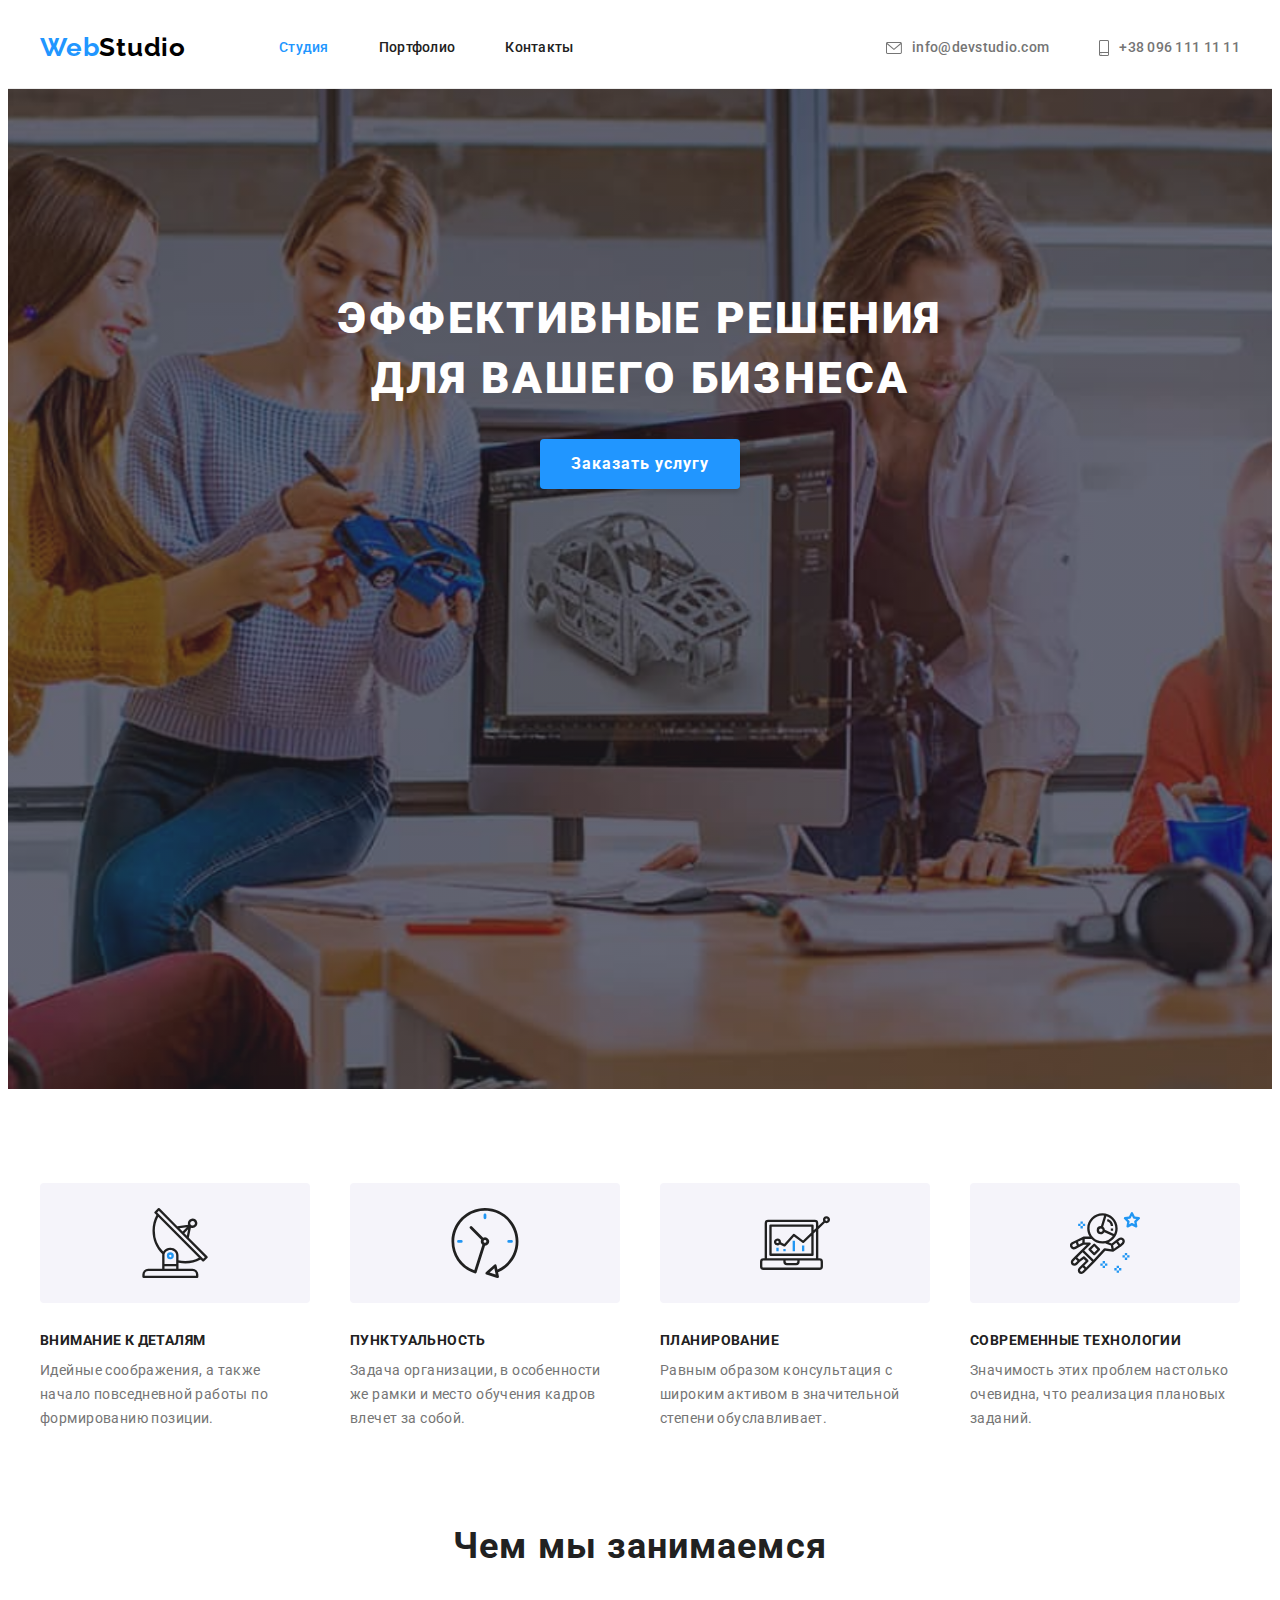
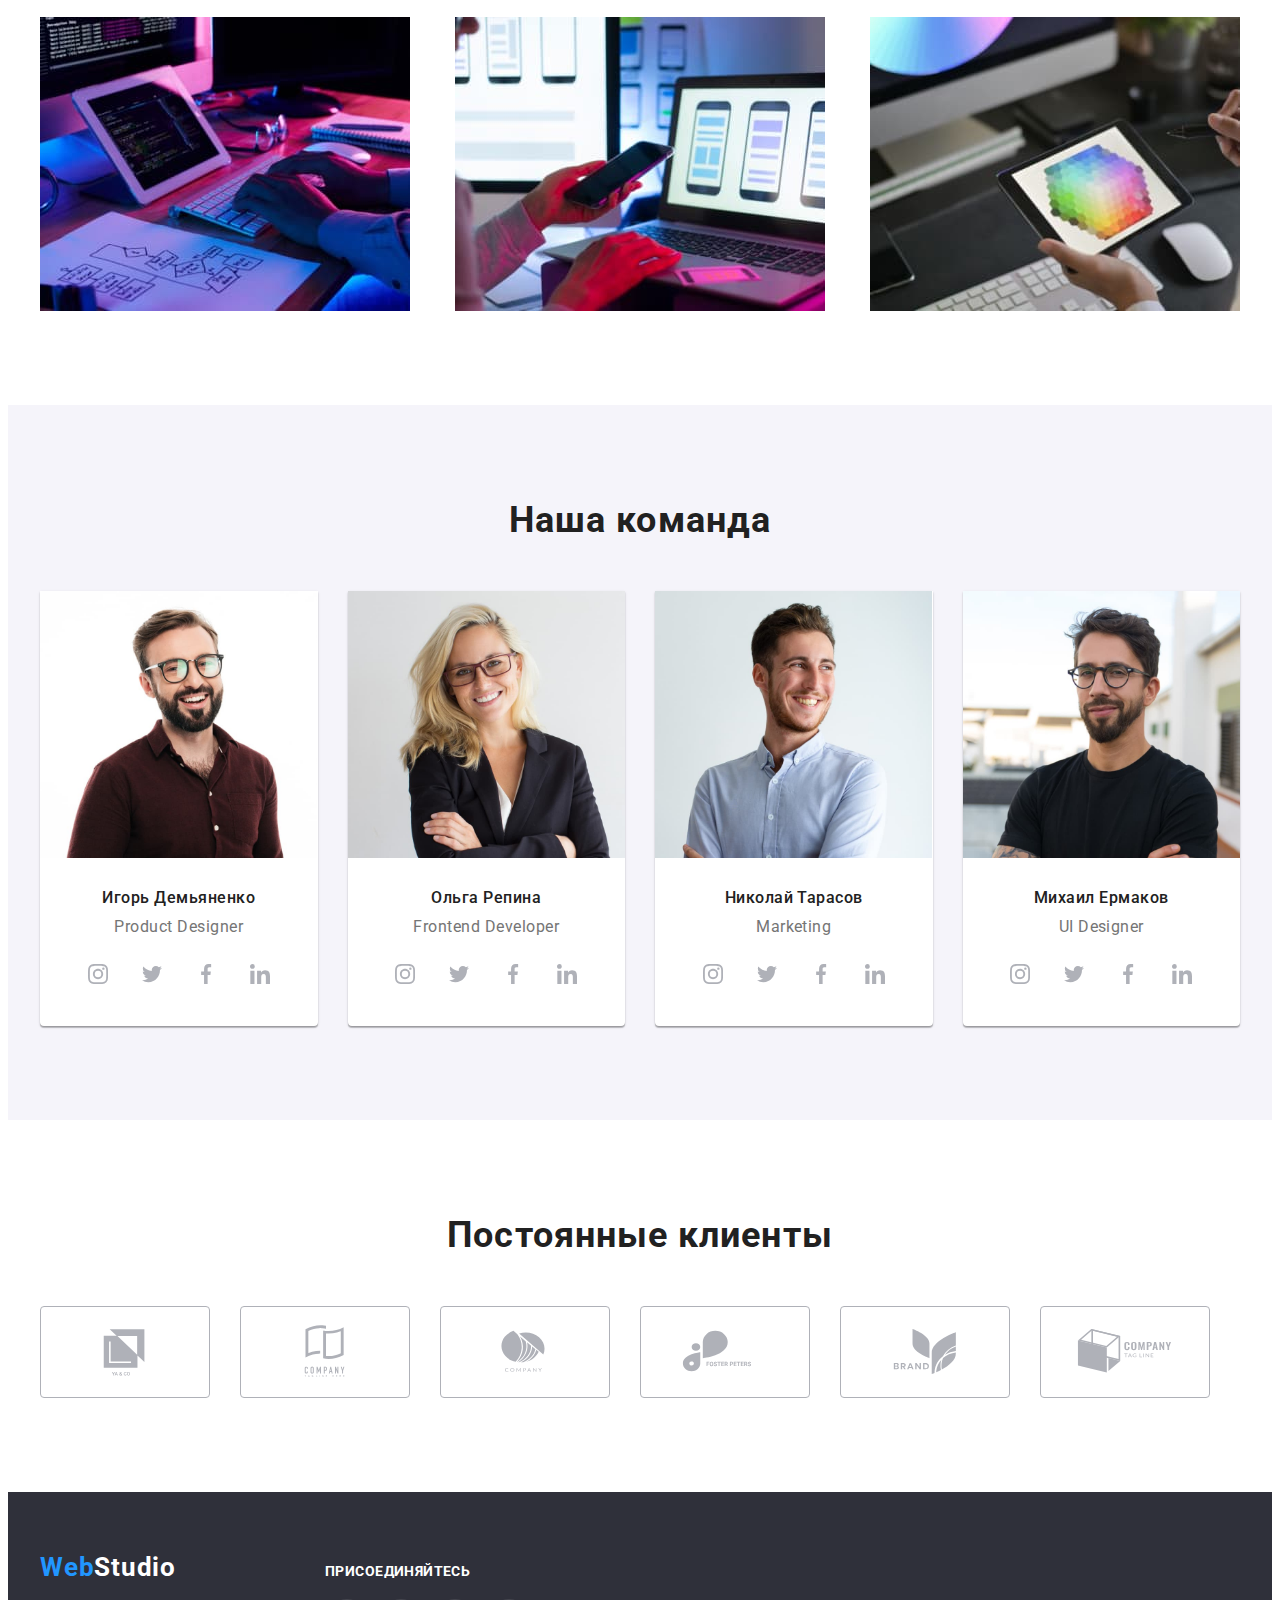
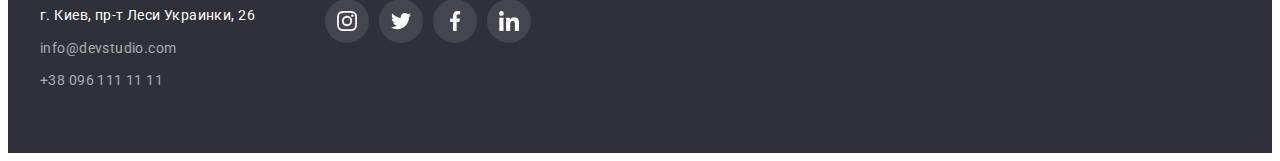
<file: index.html>
<!DOCTYPE html>
<html lang="ru">

<head>
  <meta charset="UTF-8" />
  <meta http-equiv="X-UA-Compatible" content="IE=edge" />
  <meta name="viewport" content="width=device-width, initial-scale=1.0" />
  <title>Web Studio</title>

  <link rel="preconnect" href="https://fonts.googleapis.com">
  <link rel="preconnect" href="https://fonts.gstatic.com" crossorigin>
  <link href="https://fonts.googleapis.com/css2?family=Raleway:wght@700&family=Roboto:wght@400;500;700;900&display=swap"
    rel="stylesheet">

  <link rel="stylesheet" href="https://cdnjs.cloudflare.com/ajax/libs/modern-normalize/1.1.0/modern-normalize.min.css"
    integrity="sha512-wpPYUAdjBVSE4KJnH1VR1HeZfpl1ub8YT/NKx4PuQ5NmX2tKuGu6U/JRp5y+Y8XG2tV+wKQpNHVUX03MfMFn9Q=="
    crossorigin="anonymous" referrerpolicy="no-referrer" />

  <link rel="stylesheet" href="./css/styles.css">
</head>

<body>
  <!--Шапка-->
  <header class="header">
    <div class="container main-nav">
      <nav class="header-nav">
        <a href="./index.html" lang="en" class="logo"><span>Web</span>Studio</a>
        <ul class="site-nav list">
          <li class="item"><a href="./index.html" class="link current">Студия</a></li>
          <li class="item"><a href="./portfolio.html" class="link">Портфолио</a></li>
          <li class="item"><a href="" class="link">Контакты</a></li>
        </ul>
      </nav>
      <ul class="contact-nav list">
        <li class="item"><a href="mailto:info@devstudio.com" class="link"><svg class="icon-envelope">
              <use href="./images/icons.svg#icon-envelope"></use>
            </svg>info@devstudio.com</a></li>
        <li class="item"><a href="tel:+380961111111" class="link"><svg class="icon-smartphone">
              <use href="./images/icons.svg#icon-smartphone"></use>
            </svg>+38 096 111 11 11</a></li>
      </ul>
    </div>
  </header>
  <!--Банер-->
  <main>
    <section class="hero section">
      <div class="container">
        <h1 class="hero-title">Эффективные решения для вашего бизнеса</h1>
        <button type="button" class="button">Заказать услугу</button>
      </div>
    </section>
    <!--Особенности-->
    <section class="section">
      <div class="container">
        <h2 class="visually-hidden">Особенности</h2>
        <ul class="features list">
          <li class="item">
            <div class="feature-div"><svg class="icon-features">
                <use href="./images/icons.svg#icon-antenna"></use>
              </svg></div>
            <h3 class="title">Внимание к деталям</h3>
            <p class="text">
              Идейные соображения, а также начало повседневной работы по
              формированию позиции.
            </p>
          </li>
          <li class="item">
            <div class="feature-div"><svg class="icon-features">
                <use href="./images/icons.svg#icon-clock"></use>
              </svg></div>
            <h3 class="title">Пунктуальность</h3>
            <p class="text">
              Задача организации, в особенности же рамки и место обучения кадров
              влечет за собой.
            </p>
          </li>
          <li class="item">
            <div class="feature-div"><svg class="icon-features">
                <use href="./images/icons.svg#icon-diagram"></use>
              </svg></div>
            <h3 class="title">Планирование</h3>
            <p class="text">
              Равным образом консультация с широким активом в значительной
              степени обуславливает.
            </p>
          </li>
          <li class="item">
            <div class="feature-div"><svg class="icon-features">
                <use href="./images/icons.svg#icon-astronaut"></use>
              </svg></div>
            <h3 class="title">Современные технологии</h3>
            <p class="text">
              Значимость этих проблем настолько очевидна, что реализация
              плановых заданий.
            </p>
          </li>
        </ul>
      </div>
    </section>
    <!--Чем мы занимаемся-->
    <section class="section-work section">
      <div class="container">
        <h2 class="section-title">Чем мы занимаемся</h2>
        <ul class="work-list list">
          <li>
            <a href=""><img src="./images/computer.jpg" alt="Написание кода" width="370" /></a>
          </li>
          <li>
            <a href=""><img src="./images/computer2.jpg" alt="Сайт под мобильный телефон" width="370" /></a>
          </li>
          <li>
            <a href=""><img src="./images/computer3.jpg" alt="Палитра цветов" width="370" /></a>
          </li>
        </ul>
      </div>
    </section>
    <!--Наша команда-->
    <section class="section-team section">
      <div class="container">
        <h2 class="section-title">Наша команда</h2>
        <ul class="team-list list">
          <li class="item">
            <img src="./images/ihor.jpg" alt="Игорь Product Designer" />
            <div class="team-card">
              <h3 class="name">Игорь Демьяненко</h3>
              <p lang="en">Product Designer</p>

              <ul class="social-list list">
                <li class="social-item"> <a href="" class="social-link link"><svg class="social-icon">
                      <use href="./images/icons.svg#icon-instagram"></use>
                    </svg></a></li>
                <li class="social-item"><a href="" class="social-link link"><svg class="social-icon">
                      <use href="./images/icons.svg#icon-twitter"></use>
                    </svg></a></li>
                <li class="social-item"> <a href="" class="social-link link"><svg class="social-icon">
                      <use href="./images/icons.svg#icon-facebook"></use>
                    </svg></a></li>
                <li class="social-item"><a href="" class="social-link link"><svg class="social-icon">
                      <use href="./images/icons.svg#icon-linkedin"></use>
                    </svg></a></li>
              </ul>
            </div>
          </li>
          <li class="item">
            <img src="./images/olga.jpg" alt="Ольга Frontend Developer" />
            <div class="team-card">
              <h3 class="name">Ольга Репина</h3>
              <p lang="en">Frontend Developer</p>

              <ul class="social-list list">
                <li class="social-item"> <a href="" class="social-link link"><svg class="social-icon">
                      <use href="./images/icons.svg#icon-instagram"></use>
                    </svg></a></li>
                <li class="social-item"><a href="" class="social-link link"><svg class="social-icon">
                      <use href="./images/icons.svg#icon-twitter"></use>
                    </svg></a></li>
                <li class="social-item"> <a href="" class="social-link link"><svg class="social-icon">
                      <use href="./images/icons.svg#icon-facebook"></use>
                    </svg></a></li>
                <li class="social-item"><a href="" class="social-link link"><svg class="social-icon">
                      <use href="./images/icons.svg#icon-linkedin"></use>
                    </svg></a></li>
              </ul>
            </div>
          </li>
          </li>
          <li class="item">
            <img src="./images/nikolai.jpg" alt="Николай Marketing" />
            <div class="team-card">
              <h3 class="name">Николай Тарасов</h3>
              <p lang="en">Marketing</p>

              <ul class="social-list list">
                <li class="social-item"> <a href="" class="social-link link"><svg class="social-icon">
                      <use href="./images/icons.svg#icon-instagram"></use>
                    </svg></a></li>
                <li class="social-item"><a href="" class="social-link link"><svg class="social-icon">
                      <use href="./images/icons.svg#icon-twitter"></use>
                    </svg></a></li>
                <li class="social-item"> <a href="" class="social-link link"><svg class="social-icon">
                      <use href="./images/icons.svg#icon-facebook"></use>
                    </svg></a></li>
                <li class="social-item"><a href="" class="social-link link"><svg class="social-icon">
                      <use href="./images/icons.svg#icon-linkedin"></use>
                    </svg></a></li>
              </ul>
            </div>
          </li>
          <li class="item">
            <img src="./images/mihail.jpg" alt="Михаил UI Designer" />
            <div class="team-card">
              <h3 class="name">Михаил Ермаков</h3>
              <p lang="en">UI Designer</p>

              <ul class="social-list list">
                <li class="social-item"> <a href="" class="social-link link"><svg class="social-icon">
                      <use href="./images/icons.svg#icon-instagram"></use>
                    </svg></a></li>
                <li class="social-item"><a href="" class="social-link link"><svg class="social-icon">
                      <use href="./images/icons.svg#icon-twitter"></use>
                    </svg></a></li>
                <li class="social-item"> <a href="" class="social-link link"><svg class="social-icon">
                      <use href="./images/icons.svg#icon-facebook"></use>
                    </svg></a></li>
                <li class="social-item"><a href="" class="social-link link"><svg class="social-icon">
                      <use href="./images/icons.svg#icon-linkedin"></use>
                    </svg></a></li>
              </ul>
            </div>
          </li>
        </ul>
      </div>
    </section>
    <!-- Clients -->
    <section class="section">
      <div class="container">
        <h2 class="section-title">Постоянные клиенты</h2>
        <ul class="clients-list list">
          <li class="clients-item"> <a href="" class="clients-link link"><svg class="clients-icon">
                <use href="./images/icons.svg#icon-Logo1"></use>
              </svg></a></li>
          <li class="clients-item"><a href="" class="clients-link link"><svg class="clients-icon">
                <use href="./images/icons.svg#icon-Logo2"></use>
              </svg></a></li>
          <li class="clients-item"> <a href="" class="clients-link link"><svg class="clients-icon">
                <use href="./images/icons.svg#icon-Logo3"></use>
              </svg></a></li>
          <li class="clients-item"><a href="" class="clients-link link"><svg class="clients-icon">
                <use href="./images/icons.svg#icon-Logo4"></use>
              </svg></a></li>
          <li class="clients-item"> <a href="" class="clients-link link"><svg class="clients-icon">
                <use href="./images/icons.svg#icon-Logo5"></use>
              </svg></a></li>
          <li class="clients-item"><a href="" class="clients-link link"><svg class="clients-icon">
                <use href="./images/icons.svg#icon-Logo6"></use>
              </svg></a></li>
        </ul>
      </div>
    </section>
  </main>
  <!--Футер-->
  <footer class="footer">
    <div class="container footer-container">
      <div class="address-div">
        <a href="./index.html" lang="en" class="logo-footer"><span>Web</span>Studio</a>
        <address>
          <ul class="footer-list list">
            <li class="footer-item"><a href="https://goo.gl/maps/7bNs7U3kRPQ5HcKG6" target="_blank"
                class="link-adress">г.
                Киев, пр-т Леси
                Украинки,
                26</a></li>
            <li class="footer-item"><a href="mailto:info@devstudio.com" class="link-contact">info@devstudio.com</a></li>
            <li class="footer-item"><a href="tel:+380961111111" class="link-contact">+38 096 111 11 11</a></li>
          </ul>
        </address>
      </div>
      <div>
        <p class="join">присоединяйтесь</p>
        <ul class="social-list list">
          <li class="social-item"> <a href="" class="social-link footer-link link"><svg class="social-icon footer-icon">
                <use href="./images/icons.svg#icon-instagram"></use>
              </svg></a></li>
          <li class="social-item"><a href="" class="social-link footer-link link"><svg class="social-icon footer-icon">
                <use href="./images/icons.svg#icon-twitter"></use>
              </svg></a></li>
          <li class="social-item"> <a href="" class="social-link footer-link link"><svg class="social-icon footer-icon">
                <use href="./images/icons.svg#icon-facebook"></use>
              </svg></a></li>
          <li class="social-item"><a href="" class="social-link footer-link link"><svg class="social-icon footer-icon">
                <use href="./images/icons.svg#icon-linkedin"></use>
              </svg></a></li>
        </ul>
      </div>
    </div>
  </footer>
</body>

</html>
</file>
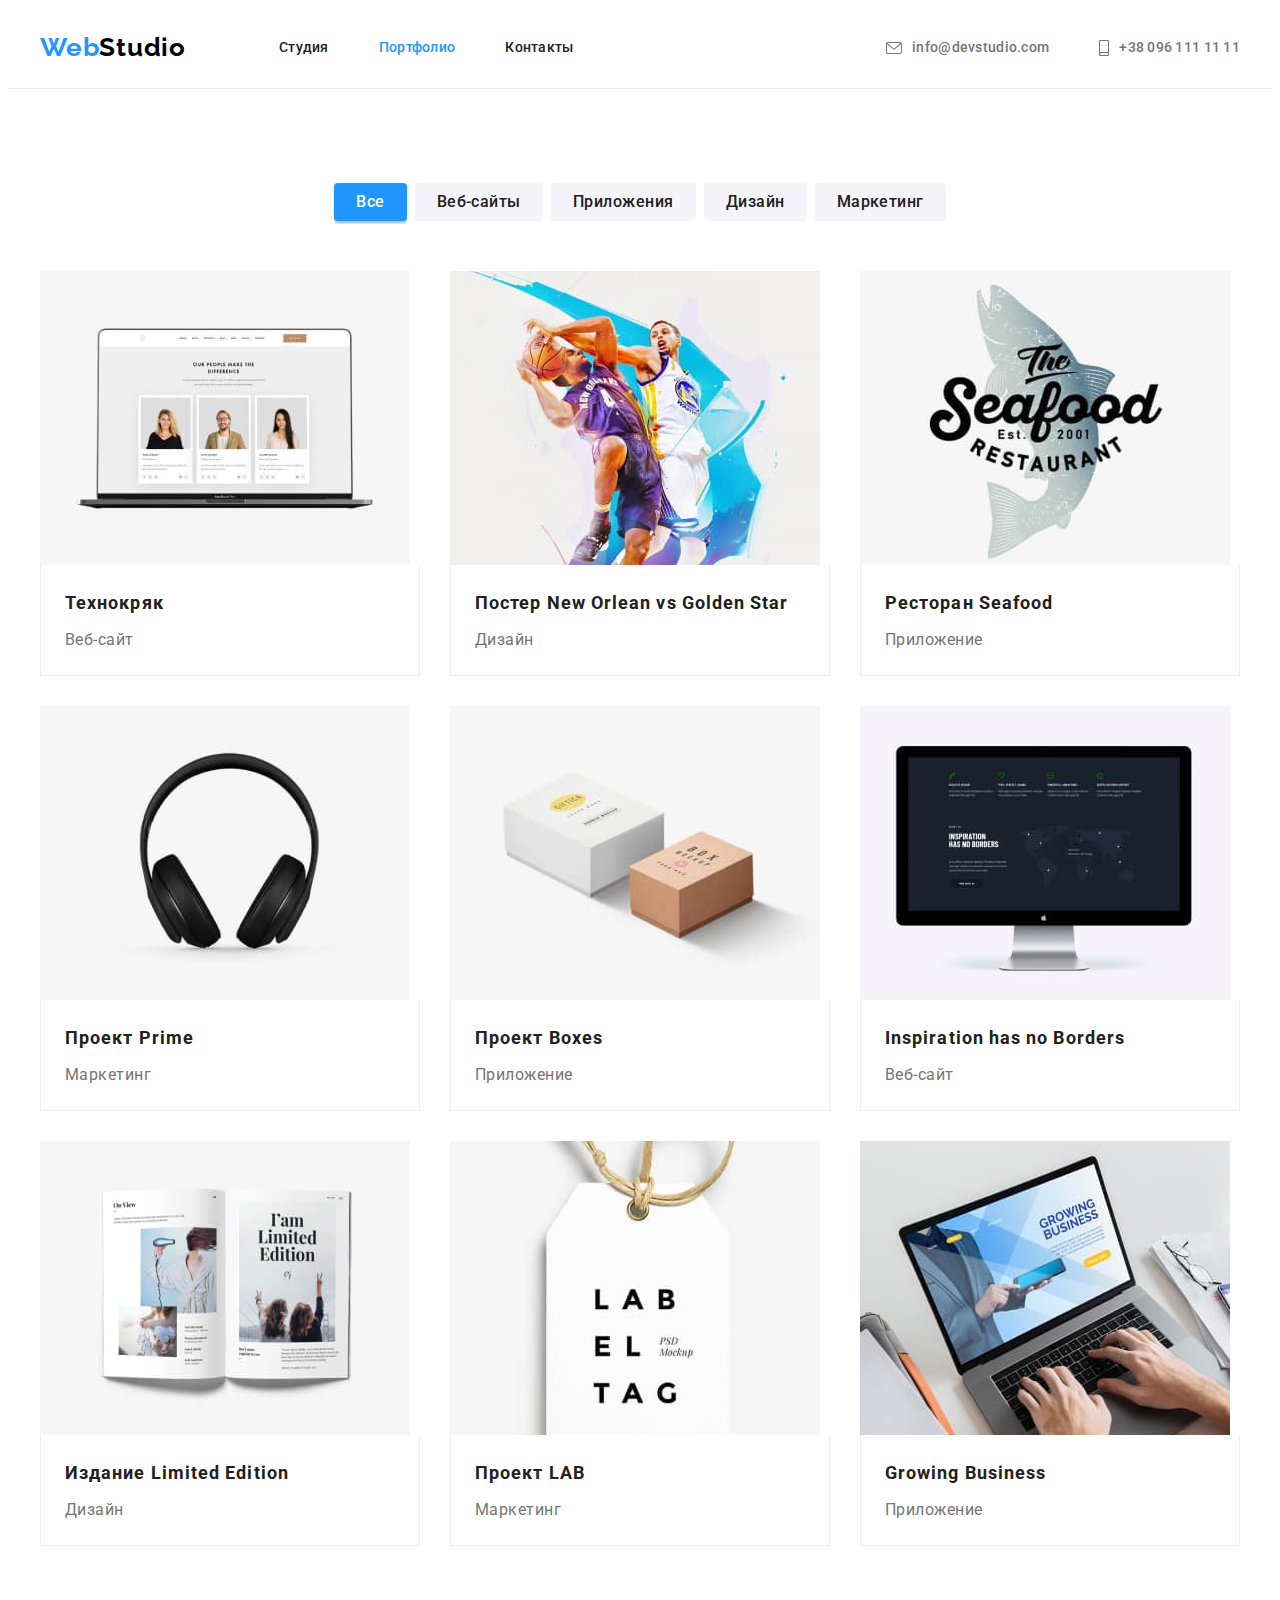
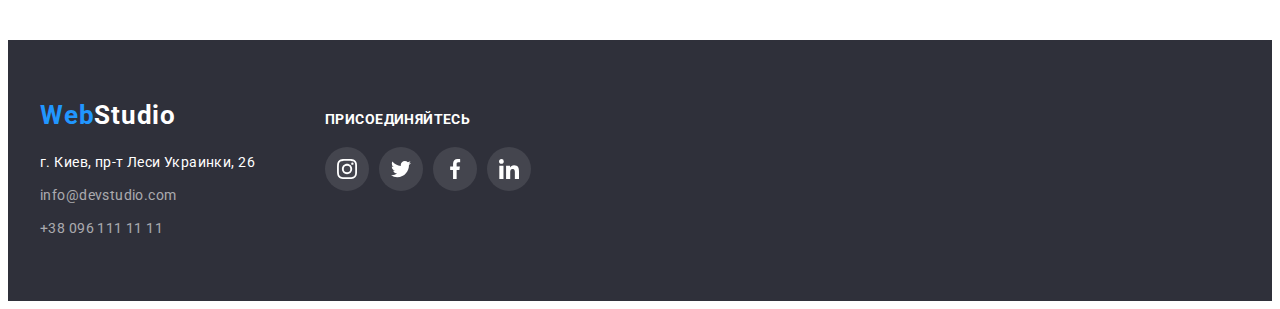
<file: portfolio.html>
<!DOCTYPE html>
<html lang="ru">

<head>
  <meta charset="UTF-8" />
  <meta http-equiv="X-UA-Compatible" content="IE=edge" />
  <meta name="viewport" content="width=device-width, initial-scale=1.0" />
  <title>Web Studio</title>
  <link rel="preconnect" href="https://fonts.googleapis.com">
  <link rel="preconnect" href="https://fonts.gstatic.com" crossorigin>
  <link href="https://fonts.googleapis.com/css2?family=Raleway:wght@700&family=Roboto:wght@400;500;700;900&display=swap"
    rel="stylesheet">

  <link rel="stylesheet" href="https://cdnjs.cloudflare.com/ajax/libs/modern-normalize/1.1.0/modern-normalize.min.css"
    integrity="sha512-wpPYUAdjBVSE4KJnH1VR1HeZfpl1ub8YT/NKx4PuQ5NmX2tKuGu6U/JRp5y+Y8XG2tV+wKQpNHVUX03MfMFn9Q=="
    crossorigin="anonymous" referrerpolicy="no-referrer" />

  <link rel="stylesheet" href="./css/styles.css" />
</head>

<body>
  <!--Шапка-->
  <header class="header">
    <div class="container main-nav">
      <nav class="header-nav">
        <a href="./index.html" lang="en" class="logo"><span>Web</span>Studio</a>
        <ul class="site-nav list">
          <li class="item"><a href="./index.html" class="link">Студия</a></li>
          <li class="item"><a href="./portfolio.html" class="link current">Портфолио</a></li>
          <li class="item"><a href="" class="link">Контакты</a></li>
        </ul>
      </nav>
      <ul class="contact-nav list">
        <li class="item"><a href="mailto:info@devstudio.com" class="link"><svg class="icon-envelope">
              <use href="./images/icons.svg#icon-envelope"></use>
            </svg>info@devstudio.com</a></li>
        <li class="item"><a href="tel:+380961111111" class="link"><svg class="icon-smartphone">
              <use href="./images/icons.svg#icon-smartphone"></use>
            </svg>+38 096 111 11 11</a></li>
      </ul>
    </div>
  </header>

  <main>
    <section class="section">
      <div class="container">
        <h1 class="visually-hidden">Портфолио</h1>

        <ul class="portfolio-nav list">
          <li class="item"><button type="button" class="button-portfolio current">Все</button></li>
          <li class="item"><button type="button" class="button-portfolio">Веб-сайты</button></li>
          <li class="item"><button type="button" class="button-portfolio">Приложения</button></li>
          <li class="item"><button type="button" class="button-portfolio">Дизайн</button></li>
          <li class="item"><button type="button" class="button-portfolio">Маркетинг</button></li>
        </ul>

        <ul class="portfolio list">
          <li class="portfolio-item"><a href="" class="card-link link">
              <img src="./images/tehno.jpg" alt="Ноутбук">
              <div class="card-content">
                <h2 class="portfolio-title">Технокряк</h2>
                <p>Веб-сайт</p>
              </div>
            </a>
          </li>
          <li class="portfolio-item"><a href="" class="card-link link">
              <img src="./images/poster.jpg" alt="Постер New Orlean vs Golden Star">
              <div class="card-content">
                <h2 class="portfolio-title">Постер New Orlean vs Golden Star</h2>
                <p>Дизайн</p>
              </div>
            </a>
          </li>
          <li class="portfolio-item"><a href="" class="card-link link">
              <img src="./images/seafood.jpg" alt="Логотип ресторана Seafood">
              <div class="card-content">
                <h2 class="portfolio-title">Ресторан Seafood</h2>
                <p>Приложение</p>
              </div>
            </a>
          </li>
          <li class="portfolio-item"><a href="" class="card-link link">
              <img src="./images/prime.jpg" alt="Наушники">
              <div class="card-content">
                <h2 class="portfolio-title">Проект Prime</h2>
                <p>Маркетинг</p>
              </div>
            </a>
          </li>
          <li class="portfolio-item">
            <a href="" class="card-link link">
              <img src="./images/boxes.jpg" alt="Две коробки">
              <div class="card-content">
                <h2 class="portfolio-title">Проект Boxes</h2>
                <p>Приложение</p>
              </div>
            </a>
          </li>

          <li class="portfolio-item">
            <a href="" class="card-link link">
              <img src="./images/insp.jpg" alt="Монитор">
              <div class="card-content">
                <h2 class="portfolio-title">Inspiration has no Borders</h2>
                <p>Веб-сайт</p>
              </div>
            </a>
          </li>

          <li class="portfolio-item">
            <a href="" class="card-link link">
              <img src="./images/limited-edition.jpg" alt="Издание Limited Edition">
              <div class="card-content">
                <h2 class="portfolio-title">Издание Limited Edition</h2>
                <p>Дизайн</p>
              </div>
            </a>
          </li>

          <li class="portfolio-item">
            <a href="" class="card-link link">
              <img src="./images/lab.jpg" alt="Логотип проекта LAВ">
              <div class="card-content">
                <h2 class="portfolio-title">Проект LAB</h2>
                <p>Маркетинг</p>
              </div>
            </a>
          </li>

          <li class="portfolio-item">
            <a href="" class="card-link link">
              <img src="./images/growing.jpg" alt="Работа за ноутбуком">
              <div class="card-content">
                <h2 class="portfolio-title">Growing Business</h2>
                <p>Приложение</p>
              </div>
            </a>
          </li>
        </ul>
      </div>
    </section>
  </main>

  <!--Футер-->
  <footer class="footer">
    <div class="container footer-container">
      <div class="address-div">
        <a href="./index.html" lang="en" class="logo-footer"><span>Web</span>Studio</a>
        <address>
          <ul class="footer-list list">
            <li class="footer-item"><a href="https://goo.gl/maps/7bNs7U3kRPQ5HcKG6" target="_blank"
                class="link-adress">г.
                Киев, пр-т Леси
                Украинки,
                26</a></li>
            <li class="footer-item"><a href="mailto:info@devstudio.com" class="link-contact">info@devstudio.com</a></li>
            <li class="footer-item"><a href="tel:+380961111111" class="link-contact">+38 096 111 11 11</a></li>
          </ul>
        </address>
      </div>
      <div>
        <p class="join">присоединяйтесь</p>
        <ul class="social-list list">
          <li class="social-item"> <a href="" class="social-link footer-link link"><svg class="social-icon footer-icon">
                <use href="./images/icons.svg#icon-instagram"></use>
              </svg></a></li>
          <li class="social-item"><a href="" class="social-link footer-link link"><svg class="social-icon footer-icon">
                <use href="./images/icons.svg#icon-twitter"></use>
              </svg></a></li>
          <li class="social-item"> <a href="" class="social-link footer-link link"><svg class="social-icon footer-icon">
                <use href="./images/icons.svg#icon-facebook"></use>
              </svg></a></li>
          <li class="social-item"><a href="" class="social-link footer-link link"><svg class="social-icon footer-icon">
                <use href="./images/icons.svg#icon-linkedin"></use>
              </svg></a></li>
        </ul>
      </div>
    </div>
  </footer>
</body>

</html>
</file>
<file: css/styles.css>
/* Фон background: #E5E5E5 */
/* фон блока background: #F5F4FA */
/* фон футера background: #2F303A */
/* цвет текста color: #757575;-светлый  #212121; #000000 #FFFFFF

*/
/* цвет ссылок футера color: rgba(255, 255, 255, 0.6); */
/* акцент color: #2196F */

:root {
  --primary-text-color: #757575;
  --title-text-color: #212121;
  --accent-color: #2196ff;
  --primary-white-color: #FFFFFF;
  --icon-color: #AFB1B8;
  --border-portfolio: 1px solid #EEEEEE;
  --section-padding: 94px;
  --card-set-gap: 30px;
  --card-shadow: 0px 1px 3px rgba(0, 0, 0, 0.12),
    0px 1px 1px rgba(0, 0, 0, 0.14),
    0px 2px 1px rgba(0, 0, 0, 0.2);
}

body {
  background-color: var(--primary-white-color);
  color: var(--primary-text-color);
  font-family: "Roboto", sans-serif;
}

/* Utilities */

img {
  display: block;
  max-width: 100%;
  height: auto;
}

.list {
  list-style: none;
  margin: 0;
  padding-left: 0;
}

.link {
  text-decoration: none;
  font-weight: 500;
  font-size: 14px;
  line-height: 1.14;
  letter-spacing: 0.02em;
}

.container {
  width: 1200px;
  padding-left: 15px;
  padding-right: 15px;
  margin-right: auto;
  margin-left: auto;
}

.section {
  padding-top: var(--section-padding);
  padding-bottom: var(--section-padding);
}


/* site nav */
.header {
  border-bottom: 1px solid #ECECEC;
}

.main-nav {
  display: flex;
  align-items: center;
}

.header-nav {
  display: flex;
  align-items: center;
}

.site-nav {
  margin-left: 93px;
}

.contact-nav {
  margin-left: auto;
}

.site-nav .link {
  display: block;
  padding-top: 32px;
  padding-bottom: 32px;

  color: var(--title-text-color);
}

.site-nav .link.current {
  color: var(--accent-color);
}

.contact-nav,
.site-nav {
  padding: 0;
  margin-bottom: 0;
  margin-top: 0;
  display: flex;
}


.site-nav .item:not(:last-child),
.contact-nav .item:not(:last-child) {
  margin-right: 50px;
}


.contact-nav .link {
  display: flex;
  padding-top: 32px;
  padding-bottom: 32px;
  align-items: center;

  color: var(--primary-text-color);
}


.contact-nav a:hover,
.contact-nav a:focus,
.site-nav a:hover,
.site-nav a:focus,
.footer .link:hover,
.footer .link:focus,
.link-contact:hover,
.link-contact:focus {
  color: var(--accent-color);
}

.icon-envelope {
  width: 16px;
  height: 12px;
  margin-right: 10px;
  fill: currentColor;
}

.icon-smartphone {
  width: 10px;
  height: 16px;
  margin-right: 10px;
  fill: currentColor;
}

/* Logo */

.logo {
  display: block;

  color: #000;
  font-family: "Raleway", sans-serif;
  font-weight: bold;
  font-size: 26px;
  line-height: 1.2;
  letter-spacing: 0.03em;
  text-decoration: none;
}

.logo>span {
  color: var(--accent-color);
}

/* Hero */

.hero {
  text-align: center;

  background-color: #2f303a;
  background-image: linear-gradient(to right, rgba(47, 48, 58, 0.4), rgba(47, 48, 58, 0.4)),
    url(../images/background-hero.jpg);
  background-repeat: no-repeat;
  margin-right: auto;
  margin-left: auto;
    max-width: 1600px;
  height: 600px;
  padding-top: 200px;
  padding-bottom: 200px;
  background-size: cover;
  background-position: center;
}

.hero-title {
  margin-top: 0;
  margin-bottom: 30px;
  margin-right: auto;
  margin-left: auto;
  width: 696px;

  color: var(--primary-white-color);
  font-weight: 900;
  font-size: 44px;
  line-height: 1.36;
  letter-spacing: 0.06em;
  text-transform: uppercase;
}

/* Section */

.section-title {
  margin-bottom: 50px;
  margin-top: 0;

  color: var(--title-text-color);
  font-weight: 700;
  font-size: 36px;
  line-height: 1.17;
  text-align: center;
  letter-spacing: 0.03em;
}

/* Features */

.features {
  display: flex;
  justify-content: space-between;
}

.features .title {
  margin-top: 0;
  margin-bottom: 10px;

  color: var(--title-text-color);
  font-weight: 700;
  font-size: 14px;
  line-height: 1.14;
  letter-spacing: 0.03em;
  text-transform: uppercase;
}

.features .text {
  margin: 0;

  font-size: 14px;
  line-height: 1.71;
  letter-spacing: 0.03em;
}

.features .item {
  width: 270px;
}


.feature-div {
  height: 120px;
  margin-bottom: 30px;
  background-color: #F5F4FA;
  border-radius: 4px;
  display: flex;
  justify-content: center;
  align-items: center;
}

.icon-features {
  width: 70px;
  height: 70px;
}

.visually-hidden {
  position: absolute;
  white-space: nowrap;
  width: 1px;
  height: 1px;
  overflow: hidden;
  border: 0;
  padding: 0;
  clip: rect(0 0 0 0);
  clip-path: inset(50%);
  margin: -1px;
}


/* Work List */
.section-work {
  padding-top: 0;
}

.work-list {
  display: flex;
  justify-content: space-between;
}

/* Team */

.section-team {
  background-color: #f5f4fa;
}

.team-list {
  display: flex;
  margin-right: calc(-1 * var(--card-set-gap));
}

.name {
  margin-top: 0;
  margin-bottom: 10px;

  color: var(--title-text-color);
  font-weight: 500;
  font-size: 16px;
  line-height: 1.19;
  text-align: center;
  letter-spacing: 0.03em;
}

.team-list>.item {
  margin-right: var(--card-set-gap);

  box-shadow: var(--card-shadow);
  border-radius: 0px 0px 4px 4px;
  overflow: hidden;

  background-color: var(--primary-white-color);
}

.team-card {
  padding-top: 30px;
  padding-bottom: 30px;
}


.team-list p {
  margin-top: 10px;
  margin-bottom: 16px;

  font-size: 16px;
  line-height: 1.19;
  text-align: center;
  letter-spacing: 0.03em;
}

/* Social Media */

.social-list {
  display: flex;
  justify-content: center;
  align-items: center;
}

.social-item + .social-item{
  margin-left: 10px;
}


.social-icon {
  width: 20px;
  height: 20px;
  fill: currentColor;
  display: inline;
}


.social-link {
  border-radius: 50%;
  width: 44px;
  height: 44px;
  display: flex;
  justify-content: center;
  align-items: center;
  color: var(--icon-color);
}

.social-link:hover,
.social-link:focus {
  background-color: var(--accent-color);
  color: var(--primary-white-color);
}

/* Button */

.button {
  border: none;
  border-radius: 4px;
  box-shadow: 0px 4px 4px rgba(0, 0, 0, 0.15);
  height: 50px;
  min-width: 200px;

  font-family: "Roboto", sans-serif;
  color: var(--primary-white-color);
  background-color: var(--accent-color);
  cursor: pointer;
  font-weight: 700;
  font-size: 16px;
  line-height: 1.87;
  text-align: center;
  letter-spacing: 0.06em;
}

.button:hover,
.button:focus {
  background-color: #188CE8;
  color: var(--primary-white-color);
}

/* Clients */

.clients-list {
  display: flex;
  align-items: center;
}

.clients-item {
  margin-right: 30px;
}

.clients-item:last-child {
  margin-right: 0;
}

.clients-link {
  border: 1px solid #AFB1B8;
  box-sizing: border-box;
  border-radius: 4px;
  width: 170px;
  height: 92px;
  display: flex;
  justify-content: center;
  align-items: center;
  color: var(--icon-color);
}

.clients-link:hover,
.clients-link:focus {
  border-color: var(--accent-color);
  color: var(--accent-color);
}

.clients-icon {
  width: 106px;
  height: 60px;
  fill: currentColor;
}


/* Footer */

.footer {
  background-color: #2f303a;
  padding-top: 60px;
  padding-bottom: 60px;
}

.footer-container {
  display: flex;
  align-items: baseline;
}

.address-div {
  margin-right: 70px;
}

.logo-footer {
  margin-bottom: 20px;

  color: var(--primary-white-color);
  font-family: inherit;
  font-weight: 700;
  font-size: 26px;
  line-height: 1.2;
  letter-spacing: 0.03em;
  text-decoration: none;
  display: block;
}

.logo-footer>span {
  color: var(--accent-color);
}

.footer-item:not(:last-child) {
  margin-bottom: 9px;
}

.link-adress {
  color: var(--primary-white-color);
  font-style: normal;
  text-decoration: none;
  font-size: 14px;
  line-height: 1.71;
  letter-spacing: 0.03em;
}

.link-contact {
  color: rgba(255, 255, 255, 0.6);
  font-style: normal;
  text-decoration: none;
  font-size: 14px;
  line-height: 1.71;
  letter-spacing: 0.03em;
}

.join {
  margin-bottom: 20px;
  margin-top: 0;

  color: var(--primary-white-color);
  font-weight: 700;
  font-size: 14px;
  line-height: 16px;
  letter-spacing: 0.03em;
  text-transform: uppercase;
}

.footer-link {
  color: var(--primary-white-color);
  background-color: rgba(255, 255, 255, 0.1);
}

.footer-link:hover .footer-icon,
.footer-link:focus .footer-icon {
  color: var(--primary-white-color);
}

.footer-icon {
  fill: currentColor;
}


/* Portfolio */

/* button nav */
.portfolio-nav {
  margin-bottom: 50px;
  display: flex;
  justify-content: center;
}

.portfolio-nav>.item:not(:last-child) {
  margin-right: 8px;
}

.button-portfolio.current,
.button-portfolio:hover,
.button-portfolio:focus {
  color: var(--primary-white-color);
  background-color: var(--accent-color);
    box-shadow: 0px 3px 1px rgba(0, 0, 0, 0.1),
    0px 1px 2px rgba(0, 0, 0, 0.08),
    0px 2px 2px rgba(0, 0, 0, 0.12);
}

.button-portfolio {
  cursor: pointer;
  padding: 6px 22px;
  display: flex;
  

  font-family: inherit;
  background-color: #F5F4FA;
  color: var(--title-text-color);
  font-weight: 500;
  font-size: 16px;
  line-height: 1.62;
  text-align: center;
  letter-spacing: 0.03em;
  border: none;
  border-radius: 4px;
}

/* Portfolio List */

.portfolio {
  display: flex;
  flex-wrap: wrap;
  margin-bottom: calc(-1 * var(--card-set-gap));
  margin-right: calc(-1 * var(--card-set-gap));
}

.card-link{
  display: block;
}

.card-link:hover,
 .card-link:focus {
  box-shadow: 0px 1px 1px rgba(0, 0, 0, 0.12),
    0px 4px 4px rgba(0, 0, 0, 0.06),
    1px 4px 6px rgba(0, 0, 0, 0.16);
}

.portfolio-item {
  flex-basis: calc(100% / 3 - var(--card-set-gap));
  margin-right: var(--card-set-gap);
  margin-bottom: var(--card-set-gap);
}

.card-content {
  padding-top: 20px;
  padding-bottom: 20px;
  padding-left: 24px;
  padding-right: 24px;
  border-left: var(--border-portfolio);
  border-bottom: var(--border-portfolio);
  border-right: var(--border-portfolio);
}

.portfolio-title {
  margin-top: 0;
  margin-bottom: 4px;

  color: var(--title-text-color);
  font-size: 18px;
  line-height: 2;
  letter-spacing: 0.06em;
}

.portfolio p {
  font-weight: 400;
  font-size: 16px;
  line-height: 1.87;
  letter-spacing: 0.03em;
  margin-top: 0px;
  margin-bottom: 0px;
  color: var(--primary-text-color);
}
</file>
